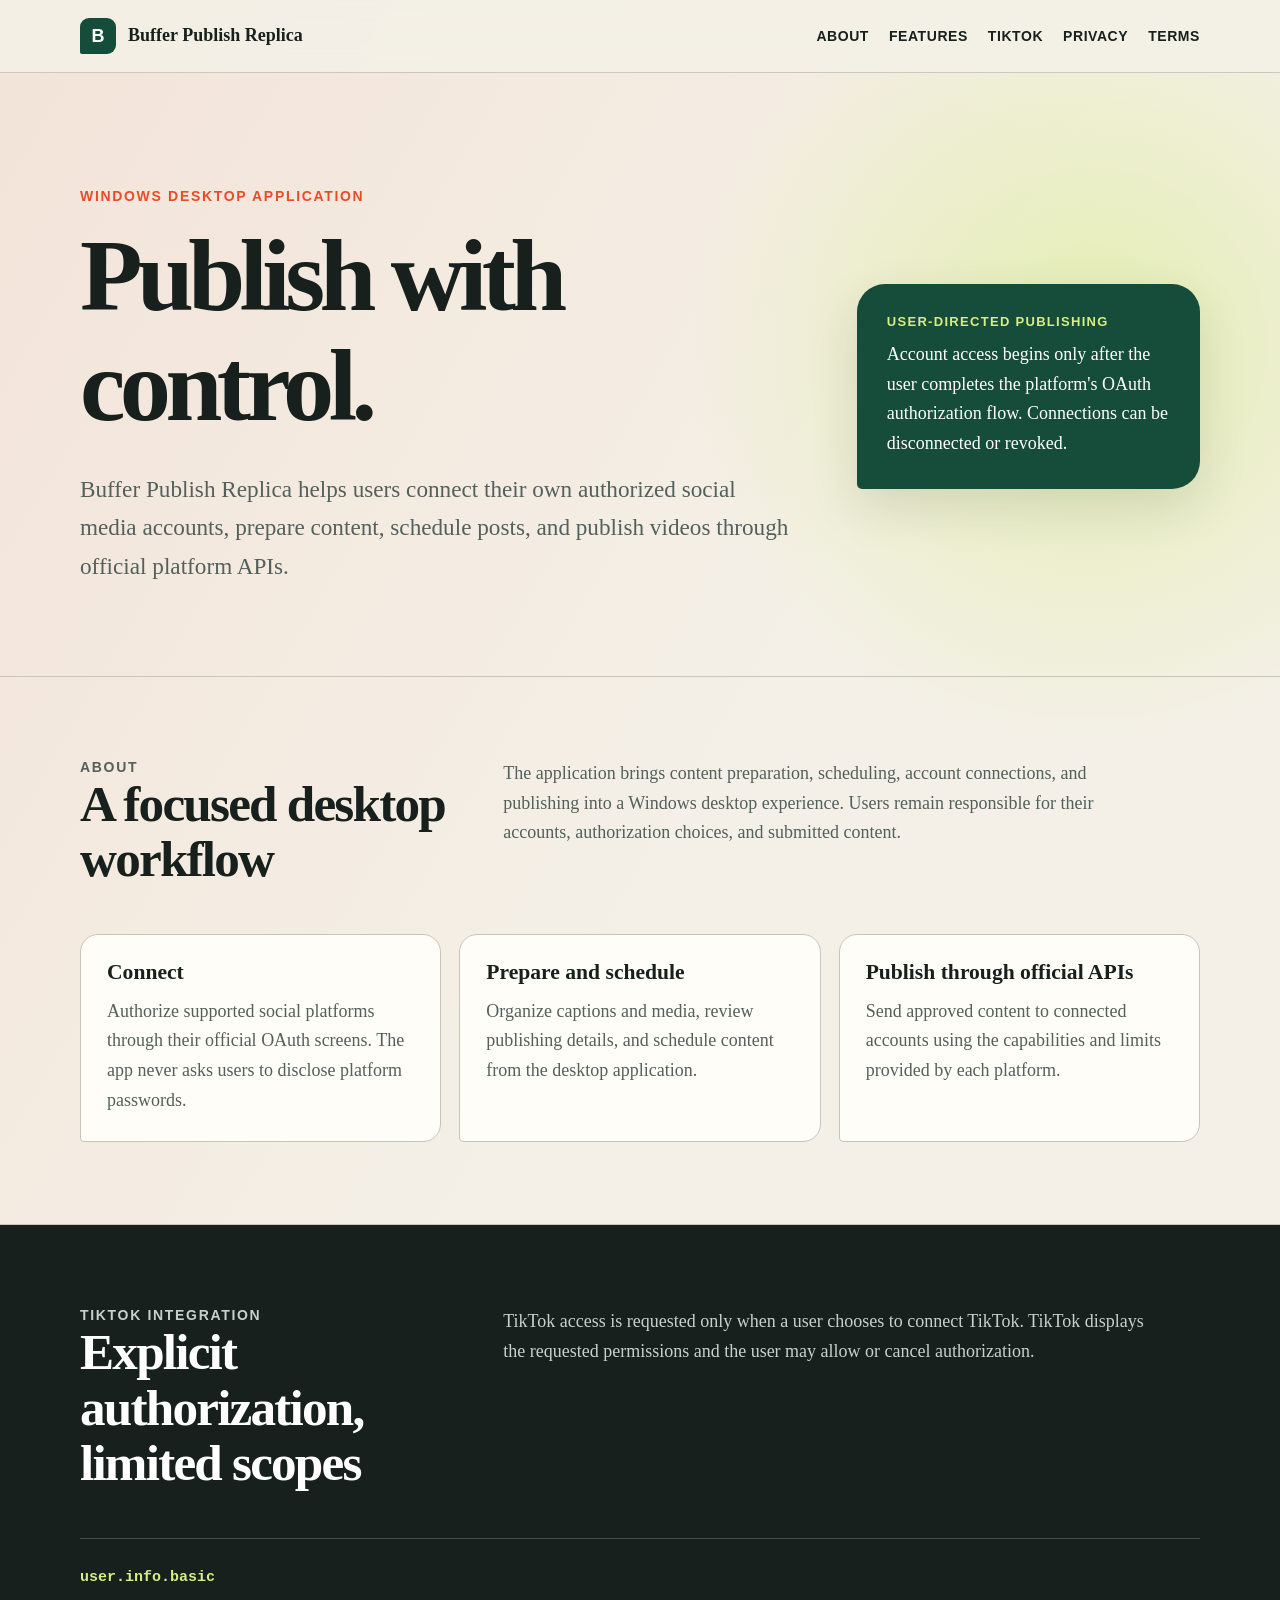
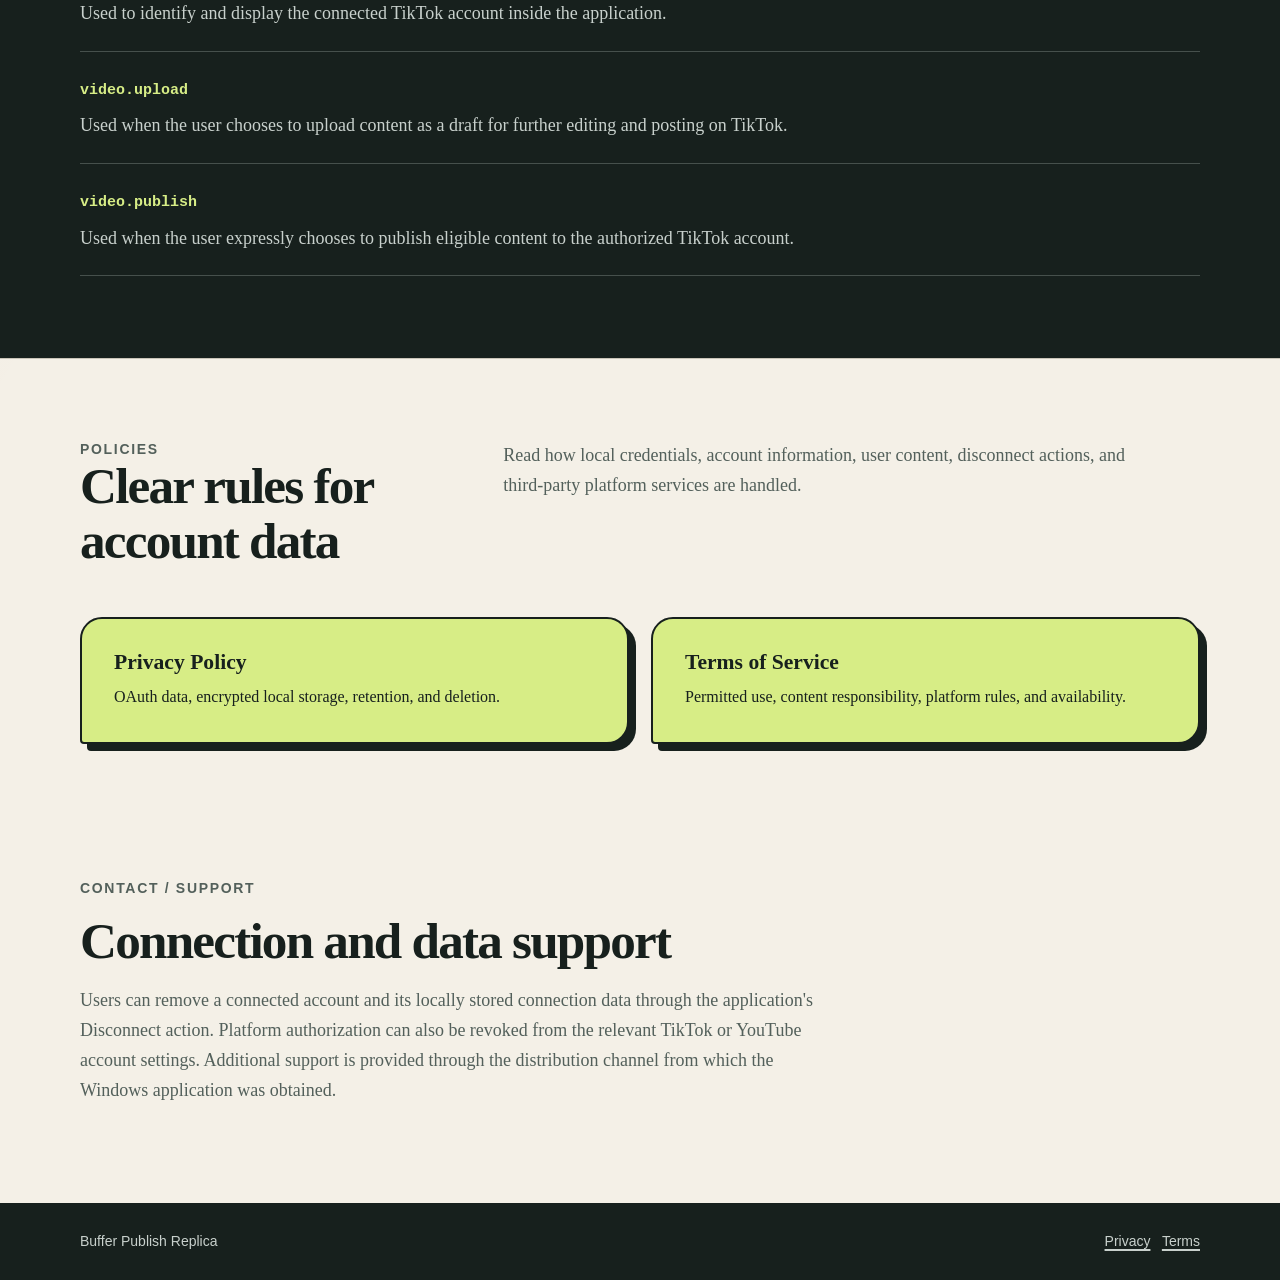
<file: index.html>
<!doctype html>
<html lang="en">
<head>
  <meta charset="utf-8">
  <meta name="viewport" content="width=device-width, initial-scale=1">
  <title>Buffer Publish Replica | Windows Social Publishing</title>
  <meta name="description" content="Official website for Buffer Publish Replica, a Windows desktop application for preparing, scheduling, and publishing social media content through official APIs.">
  <link rel="icon" type="image/svg+xml" href="data:image/svg+xml,%3Csvg xmlns='http://www.w3.org/2000/svg' viewBox='0 0 64 64'%3E%3Crect width='64' height='64' rx='14' fill='%23164c3a'/%3E%3Cpath d='M17 17h20c9 0 14 5 14 12s-5 12-14 12H27v8H17V17zm10 9v7h9c3 0 5-1 5-3.5S39 26 36 26h-9z' fill='%23d7ed86'/%3E%3C/svg%3E">
  <link rel="stylesheet" href="styles.css">
</head>
<body>
  <header class="site-header">
    <nav class="nav shell" aria-label="Primary navigation">
      <a class="brand" href="./"><span class="mark">B</span><span>Buffer Publish Replica</span></a>
      <div class="nav-links"><a href="#about">About</a><a href="#features">Features</a><a href="#tiktok">TikTok</a><a href="privacy/">Privacy</a><a href="terms/">Terms</a></div>
    </nav>
  </header>

  <main>
    <section class="hero shell">
      <div>
        <p class="eyebrow">Windows desktop application</p>
        <h1>Publish with control.</h1>
        <p class="lede">Buffer Publish Replica helps users connect their own authorized social media accounts, prepare content, schedule posts, and publish videos through official platform APIs.</p>
      </div>
      <aside class="status-card" aria-label="Application approach">
        <strong>User-directed publishing</strong>
        <p>Account access begins only after the user completes the platform's OAuth authorization flow. Connections can be disconnected or revoked.</p>
      </aside>
    </section>

    <section class="band" id="about">
      <div class="shell">
        <div class="section-head"><div><p class="kicker">About</p><h2>A focused desktop workflow</h2></div><p>The application brings content preparation, scheduling, account connections, and publishing into a Windows desktop experience. Users remain responsible for their accounts, authorization choices, and submitted content.</p></div>
        <div class="grid" id="features">
          <article class="card"><h3>Connect</h3><p>Authorize supported social platforms through their official OAuth screens. The app never asks users to disclose platform passwords.</p></article>
          <article class="card"><h3>Prepare and schedule</h3><p>Organize captions and media, review publishing details, and schedule content from the desktop application.</p></article>
          <article class="card"><h3>Publish through official APIs</h3><p>Send approved content to connected accounts using the capabilities and limits provided by each platform.</p></article>
        </div>
      </div>
    </section>

    <section class="band dark" id="tiktok">
      <div class="shell">
        <div class="section-head"><div><p class="kicker">TikTok integration</p><h2>Explicit authorization, limited scopes</h2></div><p>TikTok access is requested only when a user chooses to connect TikTok. TikTok displays the requested permissions and the user may allow or cancel authorization.</p></div>
        <div class="scope"><code>user.info.basic</code><p>Used to identify and display the connected TikTok account inside the application.</p></div>
        <div class="scope"><code>video.upload</code><p>Used when the user chooses to upload content as a draft for further editing and posting on TikTok.</p></div>
        <div class="scope"><code>video.publish</code><p>Used when the user expressly chooses to publish eligible content to the authorized TikTok account.</p></div>
      </div>
    </section>

    <section class="band" id="policies">
      <div class="shell">
        <div class="section-head"><div><p class="kicker">Policies</p><h2>Clear rules for account data</h2></div><p>Read how local credentials, account information, user content, disconnect actions, and third-party platform services are handled.</p></div>
        <div class="policy-links">
          <a class="policy-link" href="privacy/"><h3>Privacy Policy</h3><span>OAuth data, encrypted local storage, retention, and deletion.</span></a>
          <a class="policy-link" href="terms/"><h3>Terms of Service</h3><span>Permitted use, content responsibility, platform rules, and availability.</span></a>
        </div>
      </div>
    </section>

    <section class="support shell" id="support">
      <p class="kicker">Contact / Support</p>
      <h2>Connection and data support</h2>
      <p>Users can remove a connected account and its locally stored connection data through the application's Disconnect action. Platform authorization can also be revoked from the relevant TikTok or YouTube account settings. Additional support is provided through the distribution channel from which the Windows application was obtained.</p>
    </section>
  </main>

  <footer class="site-footer"><div class="shell"><span>Buffer Publish Replica</span><span><a href="privacy/">Privacy</a> &nbsp; <a href="terms/">Terms</a></span></div></footer>
</body>
</html>
</file>
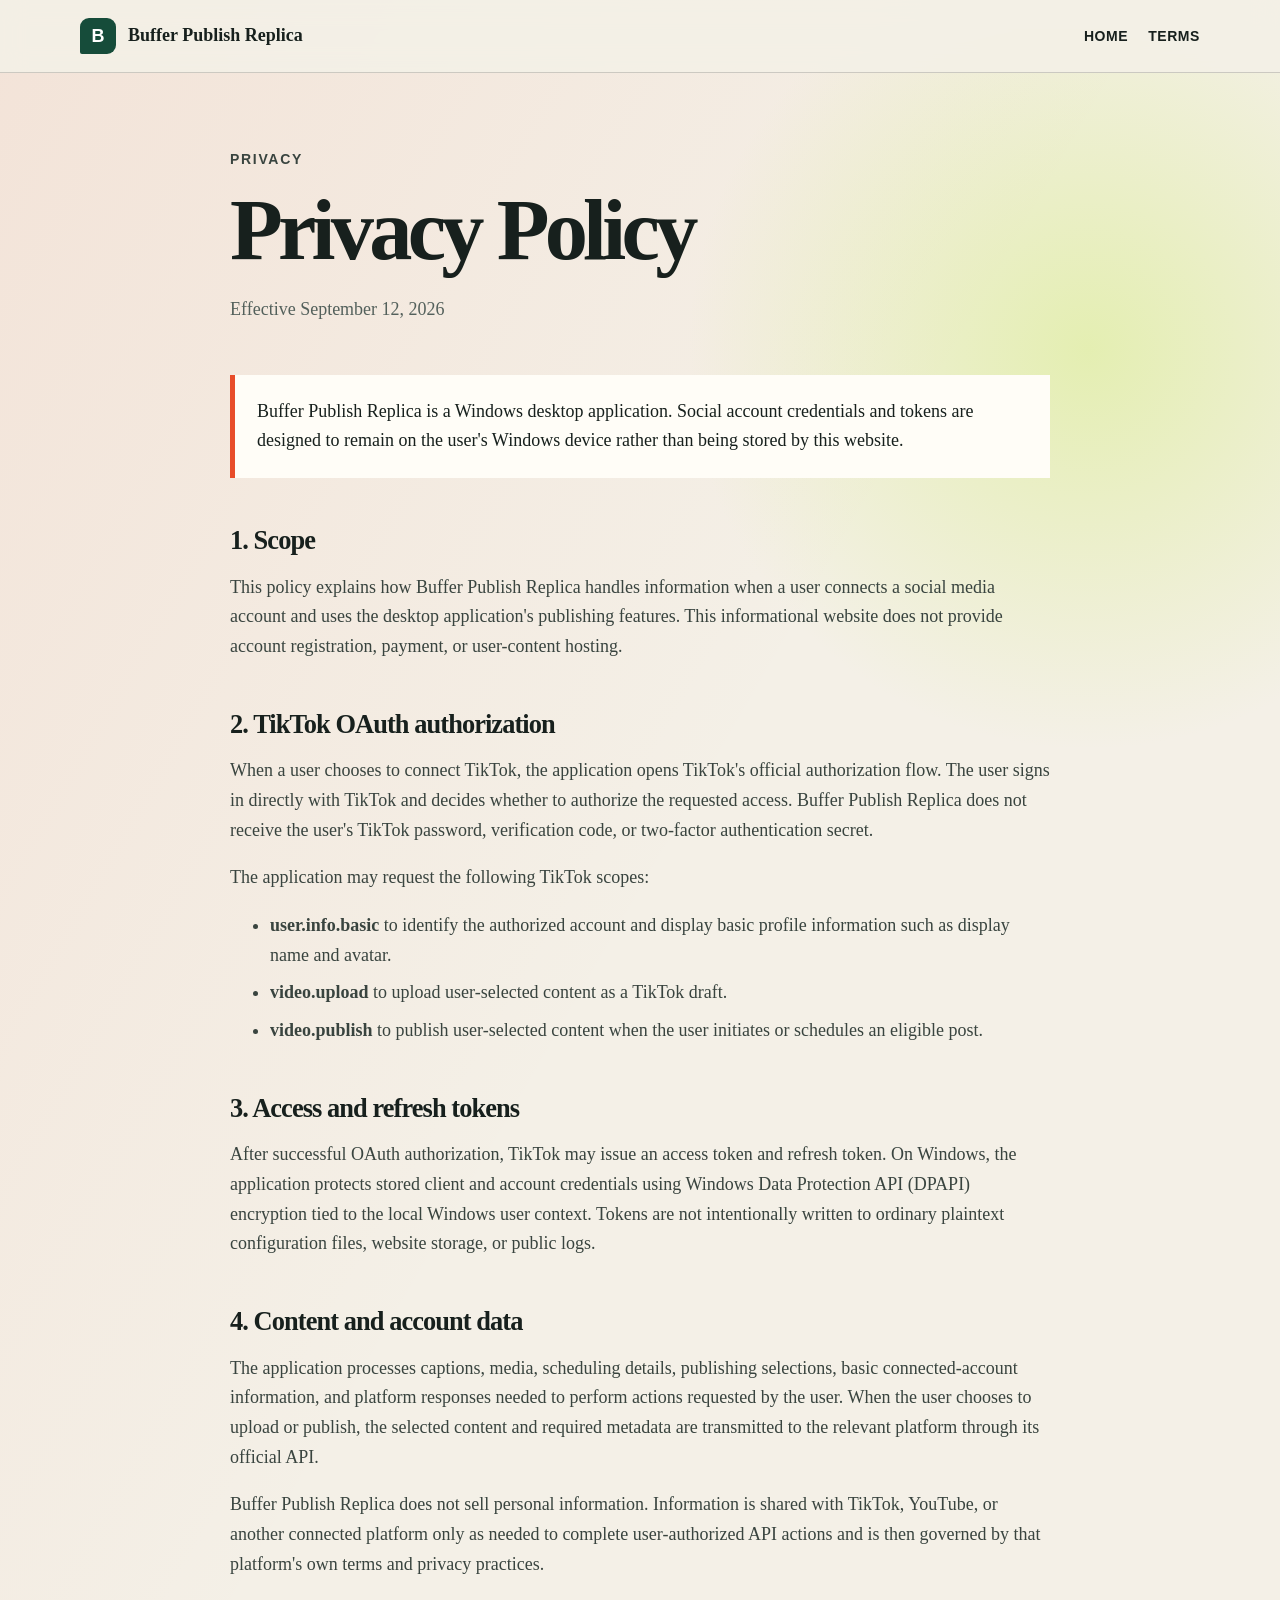
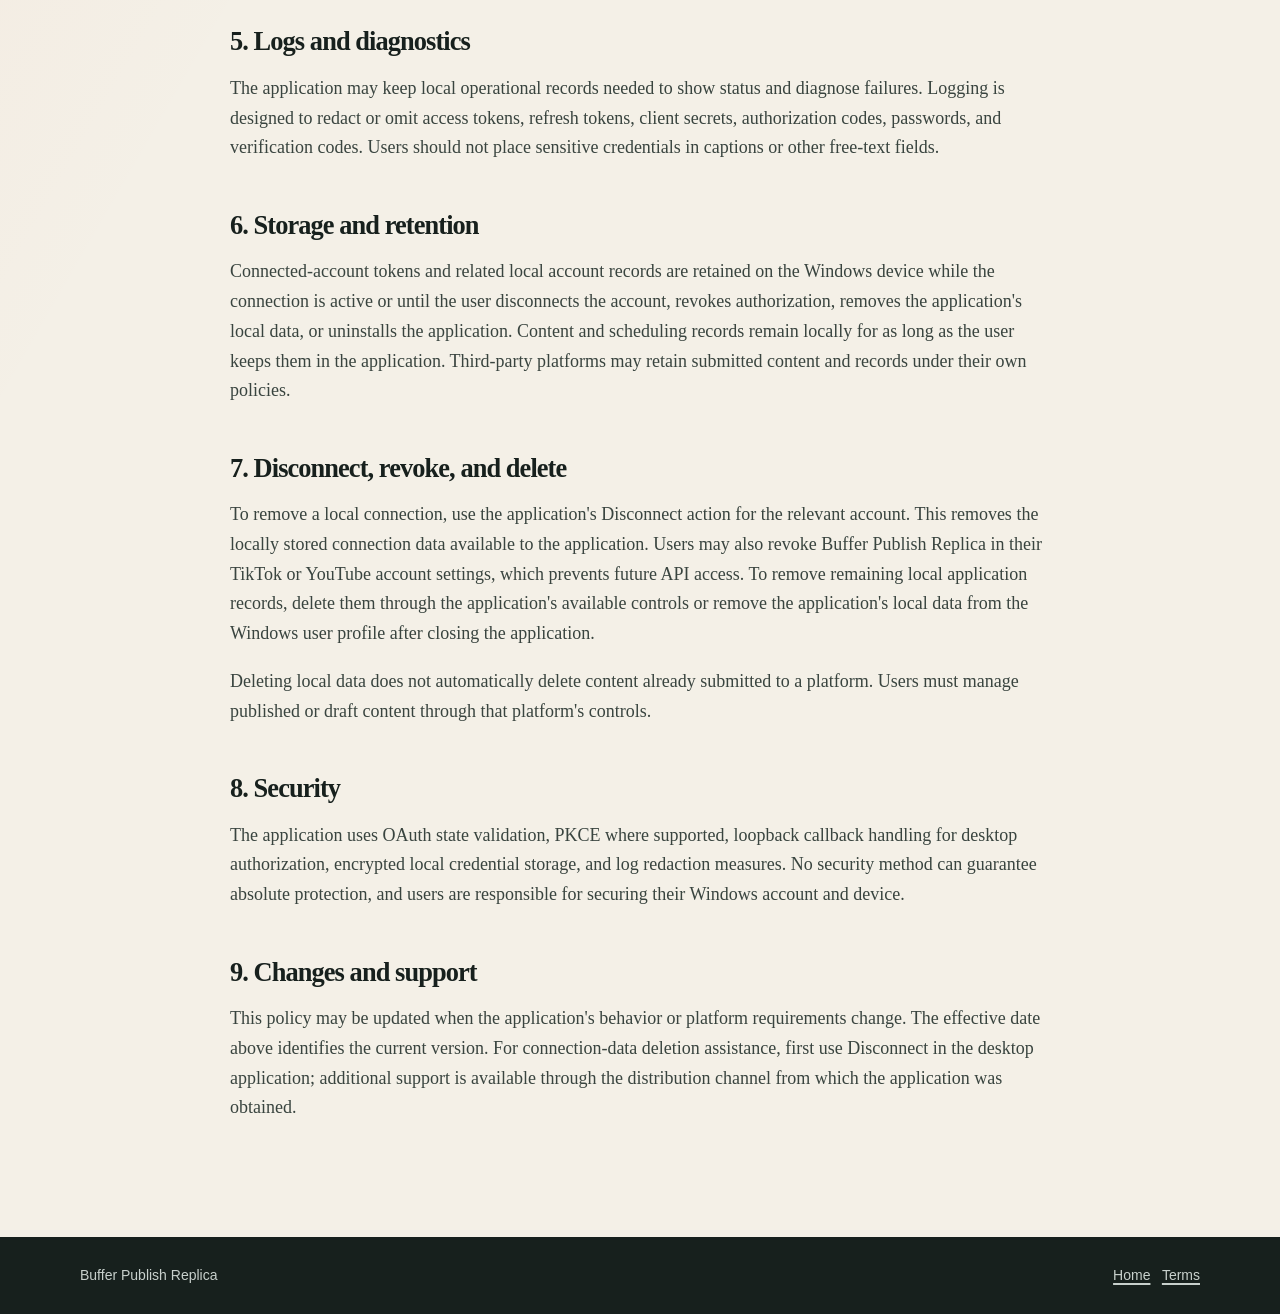
<file: privacy/index.html>
<!doctype html>
<html lang="en">
<head>
  <meta charset="utf-8">
  <meta name="viewport" content="width=device-width, initial-scale=1">
  <title>Privacy Policy | Buffer Publish Replica</title>
  <meta name="description" content="Privacy Policy for Buffer Publish Replica.">
  <link rel="icon" type="image/svg+xml" href="data:image/svg+xml,%3Csvg xmlns='http://www.w3.org/2000/svg' viewBox='0 0 64 64'%3E%3Crect width='64' height='64' rx='14' fill='%23164c3a'/%3E%3Cpath d='M17 17h20c9 0 14 5 14 12s-5 12-14 12H27v8H17V17zm10 9v7h9c3 0 5-1 5-3.5S39 26 36 26h-9z' fill='%23d7ed86'/%3E%3C/svg%3E">
  <link rel="stylesheet" href="../styles.css">
</head>
<body>
  <header class="site-header"><nav class="nav shell" aria-label="Primary navigation"><a class="brand" href="../"><span class="mark">B</span><span>Buffer Publish Replica</span></a><div class="nav-links"><a href="../">Home</a><a href="../terms/">Terms</a></div></nav></header>
  <main class="legal shell">
    <p class="eyebrow">Privacy</p>
    <h1>Privacy Policy</h1>
    <p class="effective">Effective September 12, 2026</p>
    <div class="notice">Buffer Publish Replica is a Windows desktop application. Social account credentials and tokens are designed to remain on the user's Windows device rather than being stored by this website.</div>

    <h2>1. Scope</h2>
    <p>This policy explains how Buffer Publish Replica handles information when a user connects a social media account and uses the desktop application's publishing features. This informational website does not provide account registration, payment, or user-content hosting.</p>

    <h2>2. TikTok OAuth authorization</h2>
    <p>When a user chooses to connect TikTok, the application opens TikTok's official authorization flow. The user signs in directly with TikTok and decides whether to authorize the requested access. Buffer Publish Replica does not receive the user's TikTok password, verification code, or two-factor authentication secret.</p>
    <p>The application may request the following TikTok scopes:</p>
    <ul><li><strong>user.info.basic</strong> to identify the authorized account and display basic profile information such as display name and avatar.</li><li><strong>video.upload</strong> to upload user-selected content as a TikTok draft.</li><li><strong>video.publish</strong> to publish user-selected content when the user initiates or schedules an eligible post.</li></ul>

    <h2>3. Access and refresh tokens</h2>
    <p>After successful OAuth authorization, TikTok may issue an access token and refresh token. On Windows, the application protects stored client and account credentials using Windows Data Protection API (DPAPI) encryption tied to the local Windows user context. Tokens are not intentionally written to ordinary plaintext configuration files, website storage, or public logs.</p>

    <h2>4. Content and account data</h2>
    <p>The application processes captions, media, scheduling details, publishing selections, basic connected-account information, and platform responses needed to perform actions requested by the user. When the user chooses to upload or publish, the selected content and required metadata are transmitted to the relevant platform through its official API.</p>
    <p>Buffer Publish Replica does not sell personal information. Information is shared with TikTok, YouTube, or another connected platform only as needed to complete user-authorized API actions and is then governed by that platform's own terms and privacy practices.</p>

    <h2>5. Logs and diagnostics</h2>
    <p>The application may keep local operational records needed to show status and diagnose failures. Logging is designed to redact or omit access tokens, refresh tokens, client secrets, authorization codes, passwords, and verification codes. Users should not place sensitive credentials in captions or other free-text fields.</p>

    <h2>6. Storage and retention</h2>
    <p>Connected-account tokens and related local account records are retained on the Windows device while the connection is active or until the user disconnects the account, revokes authorization, removes the application's local data, or uninstalls the application. Content and scheduling records remain locally for as long as the user keeps them in the application. Third-party platforms may retain submitted content and records under their own policies.</p>

    <h2>7. Disconnect, revoke, and delete</h2>
    <p>To remove a local connection, use the application's Disconnect action for the relevant account. This removes the locally stored connection data available to the application. Users may also revoke Buffer Publish Replica in their TikTok or YouTube account settings, which prevents future API access. To remove remaining local application records, delete them through the application's available controls or remove the application's local data from the Windows user profile after closing the application.</p>
    <p>Deleting local data does not automatically delete content already submitted to a platform. Users must manage published or draft content through that platform's controls.</p>

    <h2>8. Security</h2>
    <p>The application uses OAuth state validation, PKCE where supported, loopback callback handling for desktop authorization, encrypted local credential storage, and log redaction measures. No security method can guarantee absolute protection, and users are responsible for securing their Windows account and device.</p>

    <h2>9. Changes and support</h2>
    <p>This policy may be updated when the application's behavior or platform requirements change. The effective date above identifies the current version. For connection-data deletion assistance, first use Disconnect in the desktop application; additional support is available through the distribution channel from which the application was obtained.</p>
  </main>
  <footer class="site-footer"><div class="shell"><span>Buffer Publish Replica</span><span><a href="../">Home</a> &nbsp; <a href="../terms/">Terms</a></span></div></footer>
</body>
</html>
</file>
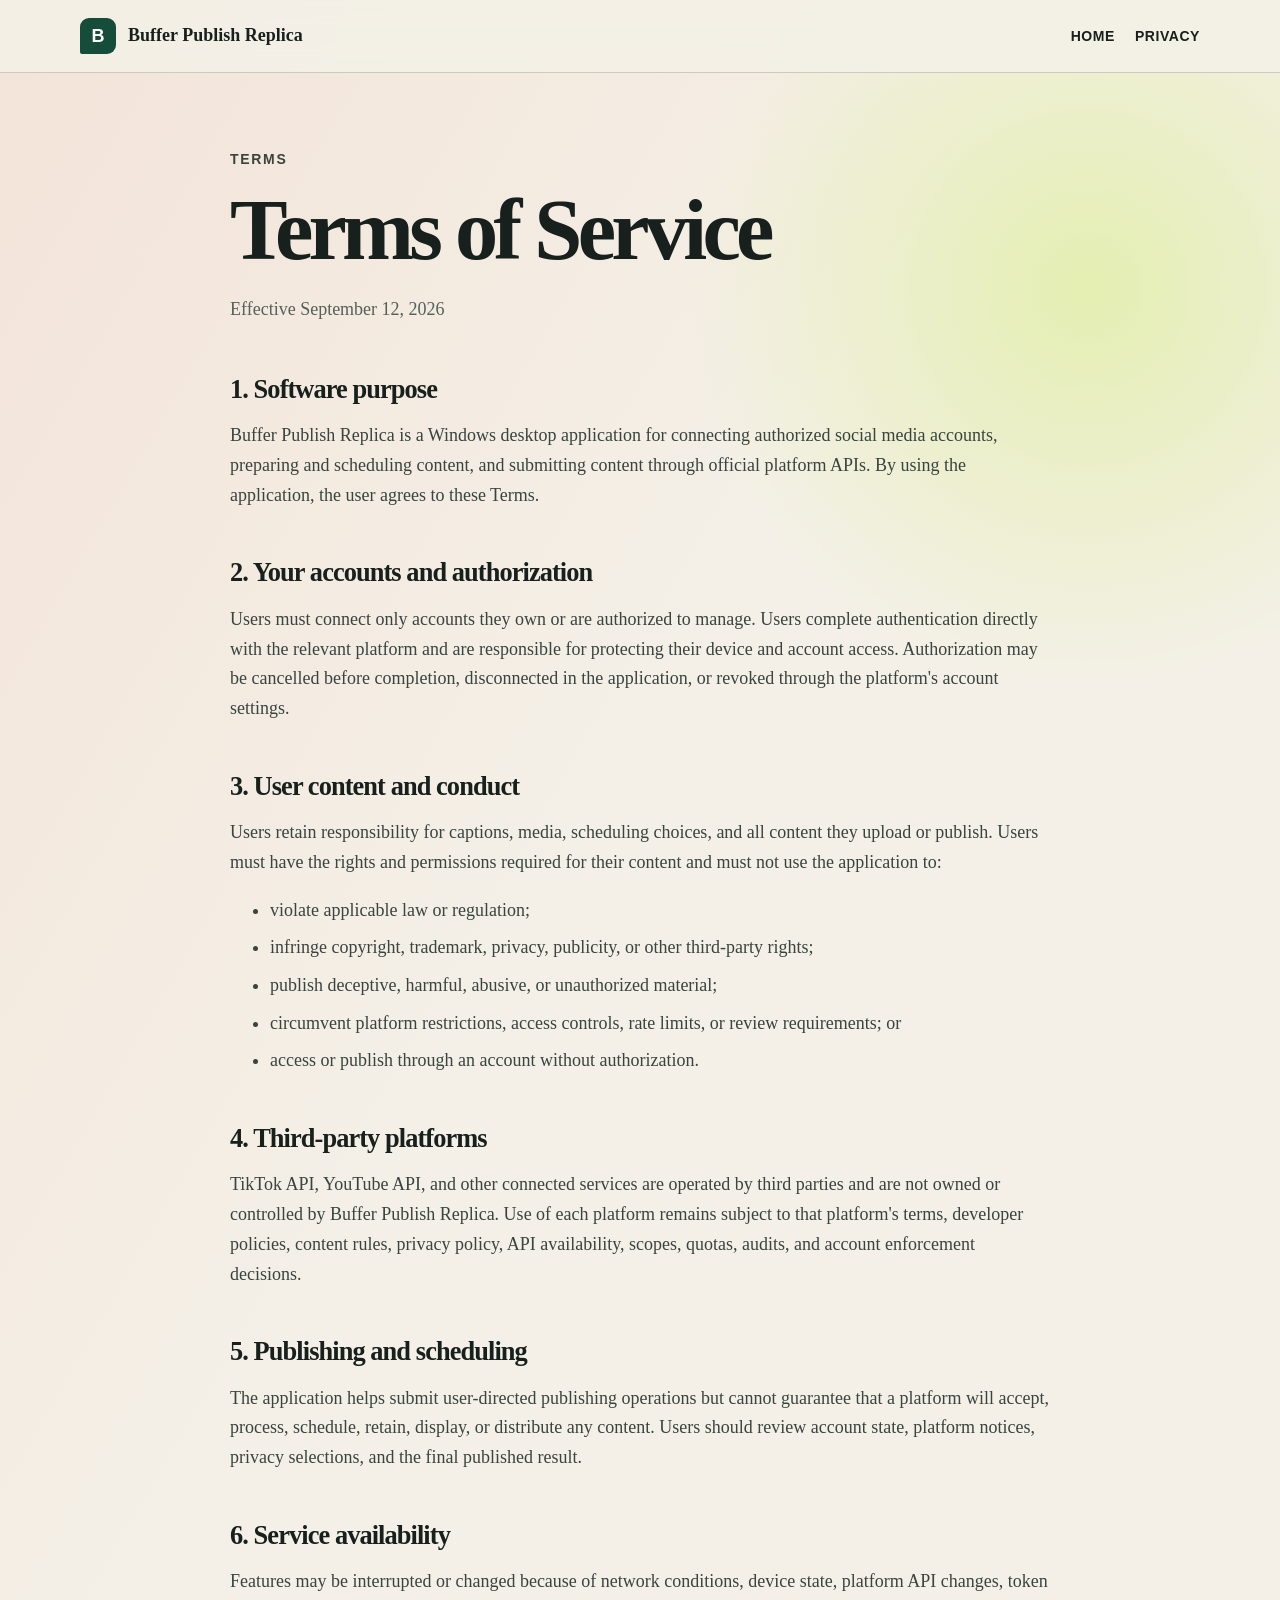
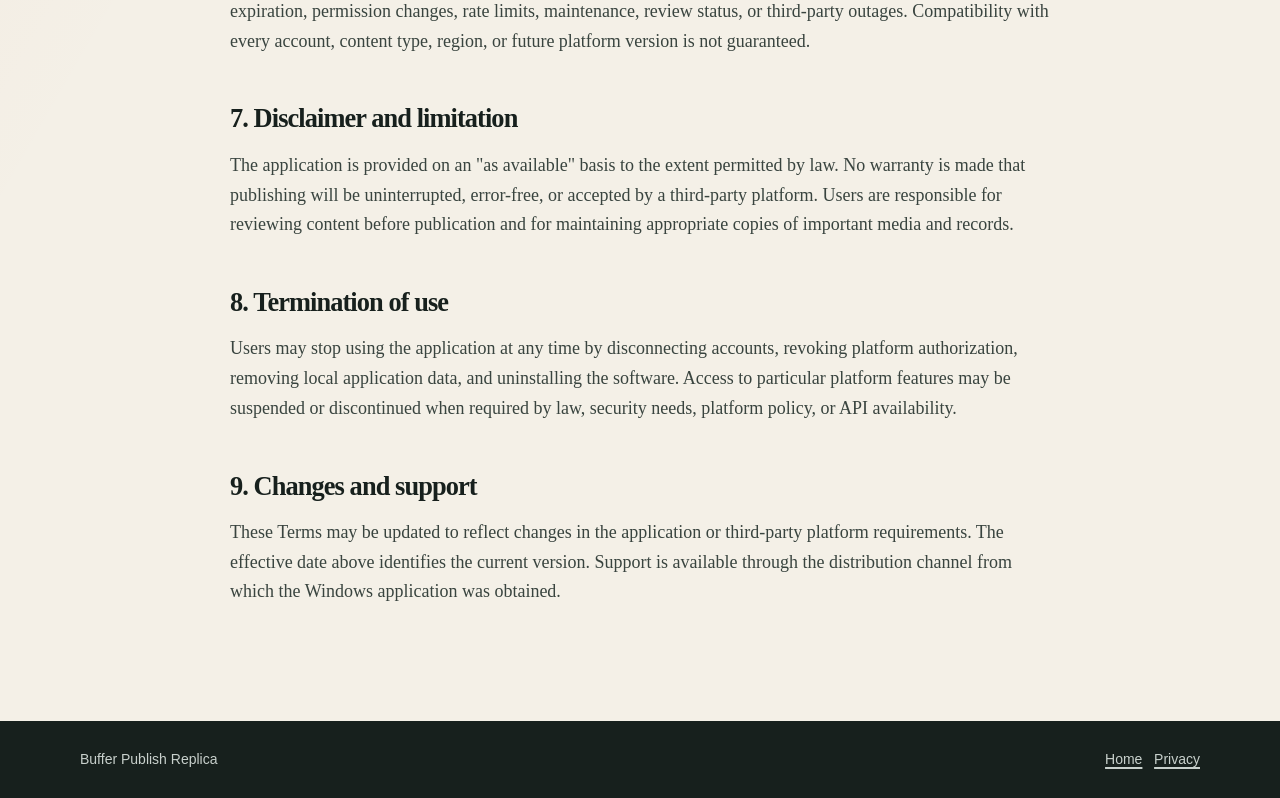
<file: terms/index.html>
<!doctype html>
<html lang="en">
<head>
  <meta charset="utf-8">
  <meta name="viewport" content="width=device-width, initial-scale=1">
  <title>Terms of Service | Buffer Publish Replica</title>
  <meta name="description" content="Terms of Service for Buffer Publish Replica.">
  <link rel="icon" type="image/svg+xml" href="data:image/svg+xml,%3Csvg xmlns='http://www.w3.org/2000/svg' viewBox='0 0 64 64'%3E%3Crect width='64' height='64' rx='14' fill='%23164c3a'/%3E%3Cpath d='M17 17h20c9 0 14 5 14 12s-5 12-14 12H27v8H17V17zm10 9v7h9c3 0 5-1 5-3.5S39 26 36 26h-9z' fill='%23d7ed86'/%3E%3C/svg%3E">
  <link rel="stylesheet" href="../styles.css">
</head>
<body>
  <header class="site-header"><nav class="nav shell" aria-label="Primary navigation"><a class="brand" href="../"><span class="mark">B</span><span>Buffer Publish Replica</span></a><div class="nav-links"><a href="../">Home</a><a href="../privacy/">Privacy</a></div></nav></header>
  <main class="legal shell">
    <p class="eyebrow">Terms</p>
    <h1>Terms of Service</h1>
    <p class="effective">Effective September 12, 2026</p>

    <h2>1. Software purpose</h2>
    <p>Buffer Publish Replica is a Windows desktop application for connecting authorized social media accounts, preparing and scheduling content, and submitting content through official platform APIs. By using the application, the user agrees to these Terms.</p>

    <h2>2. Your accounts and authorization</h2>
    <p>Users must connect only accounts they own or are authorized to manage. Users complete authentication directly with the relevant platform and are responsible for protecting their device and account access. Authorization may be cancelled before completion, disconnected in the application, or revoked through the platform's account settings.</p>

    <h2>3. User content and conduct</h2>
    <p>Users retain responsibility for captions, media, scheduling choices, and all content they upload or publish. Users must have the rights and permissions required for their content and must not use the application to:</p>
    <ul><li>violate applicable law or regulation;</li><li>infringe copyright, trademark, privacy, publicity, or other third-party rights;</li><li>publish deceptive, harmful, abusive, or unauthorized material;</li><li>circumvent platform restrictions, access controls, rate limits, or review requirements; or</li><li>access or publish through an account without authorization.</li></ul>

    <h2>4. Third-party platforms</h2>
    <p>TikTok API, YouTube API, and other connected services are operated by third parties and are not owned or controlled by Buffer Publish Replica. Use of each platform remains subject to that platform's terms, developer policies, content rules, privacy policy, API availability, scopes, quotas, audits, and account enforcement decisions.</p>

    <h2>5. Publishing and scheduling</h2>
    <p>The application helps submit user-directed publishing operations but cannot guarantee that a platform will accept, process, schedule, retain, display, or distribute any content. Users should review account state, platform notices, privacy selections, and the final published result.</p>

    <h2>6. Service availability</h2>
    <p>Features may be interrupted or changed because of network conditions, device state, platform API changes, token expiration, permission changes, rate limits, maintenance, review status, or third-party outages. Compatibility with every account, content type, region, or future platform version is not guaranteed.</p>

    <h2>7. Disclaimer and limitation</h2>
    <p>The application is provided on an "as available" basis to the extent permitted by law. No warranty is made that publishing will be uninterrupted, error-free, or accepted by a third-party platform. Users are responsible for reviewing content before publication and for maintaining appropriate copies of important media and records.</p>

    <h2>8. Termination of use</h2>
    <p>Users may stop using the application at any time by disconnecting accounts, revoking platform authorization, removing local application data, and uninstalling the software. Access to particular platform features may be suspended or discontinued when required by law, security needs, platform policy, or API availability.</p>

    <h2>9. Changes and support</h2>
    <p>These Terms may be updated to reflect changes in the application or third-party platform requirements. The effective date above identifies the current version. Support is available through the distribution channel from which the Windows application was obtained.</p>
  </main>
  <footer class="site-footer"><div class="shell"><span>Buffer Publish Replica</span><span><a href="../">Home</a> &nbsp; <a href="../privacy/">Privacy</a></span></div></footer>
</body>
</html>
</file>
<file: styles.css>
:root {
  --ink: #17201d;
  --muted: #53605b;
  --paper: #f4f0e7;
  --panel: #fffdf7;
  --line: #c9c4b8;
  --signal: #e84d2a;
  --green: #164c3a;
  --lime: #d7ed86;
  --shadow: 0 18px 50px rgba(23, 32, 29, 0.12);
}

* { box-sizing: border-box; }
html { scroll-behavior: smooth; }
body {
  margin: 0;
  color: var(--ink);
  background:
    radial-gradient(circle at 85% 12%, rgba(215, 237, 134, 0.55), transparent 25rem),
    linear-gradient(120deg, rgba(232, 77, 42, 0.08), transparent 40%),
    var(--paper);
  font-family: Georgia, "Times New Roman", serif;
  font-size: 18px;
  line-height: 1.65;
}

a { color: inherit; text-decoration-thickness: 2px; text-underline-offset: 0.18em; }
a:hover { color: var(--signal); }
.shell { width: min(1120px, calc(100% - 40px)); margin: 0 auto; }
.site-header {
  position: sticky;
  top: 0;
  z-index: 10;
  border-bottom: 1px solid rgba(23, 32, 29, 0.18);
  background: rgba(244, 240, 231, 0.92);
  backdrop-filter: blur(12px);
}
.nav { min-height: 72px; display: flex; align-items: center; justify-content: space-between; gap: 24px; }
.brand { display: inline-flex; align-items: center; gap: 12px; font-weight: 700; text-decoration: none; }
.mark { display: grid; place-items: center; width: 36px; height: 36px; color: white; background: var(--green); border-radius: 9px 9px 9px 2px; font: 700 18px/1 Arial, sans-serif; }
.nav-links { display: flex; flex-wrap: wrap; gap: 20px; font: 700 14px/1.2 "Trebuchet MS", sans-serif; letter-spacing: 0.04em; text-transform: uppercase; }
.nav-links a { text-decoration: none; }
.hero { min-height: 67vh; display: grid; grid-template-columns: 1.35fr 0.65fr; gap: 64px; align-items: center; padding: 96px 0 72px; }
.eyebrow, .kicker { margin: 0 0 16px; color: var(--signal); font: 700 14px/1.2 "Trebuchet MS", sans-serif; letter-spacing: 0.12em; text-transform: uppercase; }
h1, h2, h3 { margin: 0; line-height: 1.08; }
h1 { max-width: 780px; font-size: clamp(3.4rem, 8vw, 7.2rem); letter-spacing: -0.055em; }
h2 { font-size: clamp(2rem, 4vw, 3.6rem); letter-spacing: -0.035em; }
h3 { font-size: 1.35rem; }
.lede { max-width: 710px; margin: 28px 0 0; color: var(--muted); font-size: clamp(1.15rem, 2vw, 1.45rem); }
.status-card { padding: 30px; color: white; background: var(--green); border-radius: 28px 28px 28px 5px; box-shadow: var(--shadow); }
.status-card strong { display: block; margin-bottom: 10px; color: var(--lime); font: 700 13px/1.2 "Trebuchet MS", sans-serif; letter-spacing: 0.1em; text-transform: uppercase; }
.status-card p { margin: 0; }
.band { padding: 82px 0; border-top: 1px solid var(--line); }
.band.dark { color: white; background: var(--ink); }
.section-head { display: grid; grid-template-columns: 0.7fr 1.3fr; gap: 48px; margin-bottom: 48px; }
.section-head p { max-width: 660px; margin: 0; color: var(--muted); }
.dark .section-head p { color: #c8d0cc; }
.grid { display: grid; grid-template-columns: repeat(3, 1fr); gap: 18px; }
.card { padding: 26px; background: var(--panel); border: 1px solid var(--line); border-radius: 18px 18px 18px 4px; }
.card p { margin: 12px 0 0; color: var(--muted); }
.scope { padding: 22px 0; border-top: 1px solid #46504c; }
.scope:last-child { border-bottom: 1px solid #46504c; }
.scope code { color: var(--lime); font: 700 15px/1.2 Consolas, monospace; }
.scope p { margin: 8px 0 0; color: #c8d0cc; }
.policy-links { display: grid; grid-template-columns: 1fr 1fr; gap: 22px; }
.policy-link { display: block; padding: 32px; background: var(--lime); border: 2px solid var(--ink); border-radius: 22px 22px 22px 4px; text-decoration: none; box-shadow: 7px 7px 0 var(--ink); }
.policy-link span { display: block; margin-top: 10px; font-size: 1rem; font-weight: 400; }
.support { padding: 54px 0 80px; }
.support p { max-width: 760px; color: var(--muted); }
.site-footer { padding: 28px 0; color: #c8d0cc; background: var(--ink); font: 14px/1.5 "Trebuchet MS", sans-serif; }
.site-footer .shell { display: flex; justify-content: space-between; gap: 24px; flex-wrap: wrap; }
.legal { max-width: 820px; padding: 78px 0 96px; }
.legal h1 { font-size: clamp(2.8rem, 7vw, 5.4rem); }
.legal .effective { margin: 18px 0 50px; color: var(--muted); }
.legal h2 { margin: 48px 0 14px; font-size: 1.65rem; }
.legal h3 { margin: 30px 0 10px; font-size: 1.2rem; }
.legal p, .legal li { color: #39443f; }
.legal li + li { margin-top: 8px; }
.notice { margin: 34px 0; padding: 22px; background: var(--panel); border-left: 5px solid var(--signal); }

@media (max-width: 760px) {
  body { font-size: 16px; }
  .shell { width: min(100% - 28px, 1120px); }
  .nav { align-items: flex-start; padding: 16px 0; }
  .nav-links { justify-content: flex-end; gap: 12px; font-size: 12px; }
  .hero { min-height: auto; grid-template-columns: 1fr; gap: 34px; padding: 62px 0; }
  .section-head, .grid, .policy-links { grid-template-columns: 1fr; }
  .section-head { gap: 20px; }
  .band { padding: 60px 0; }
}
</file>
